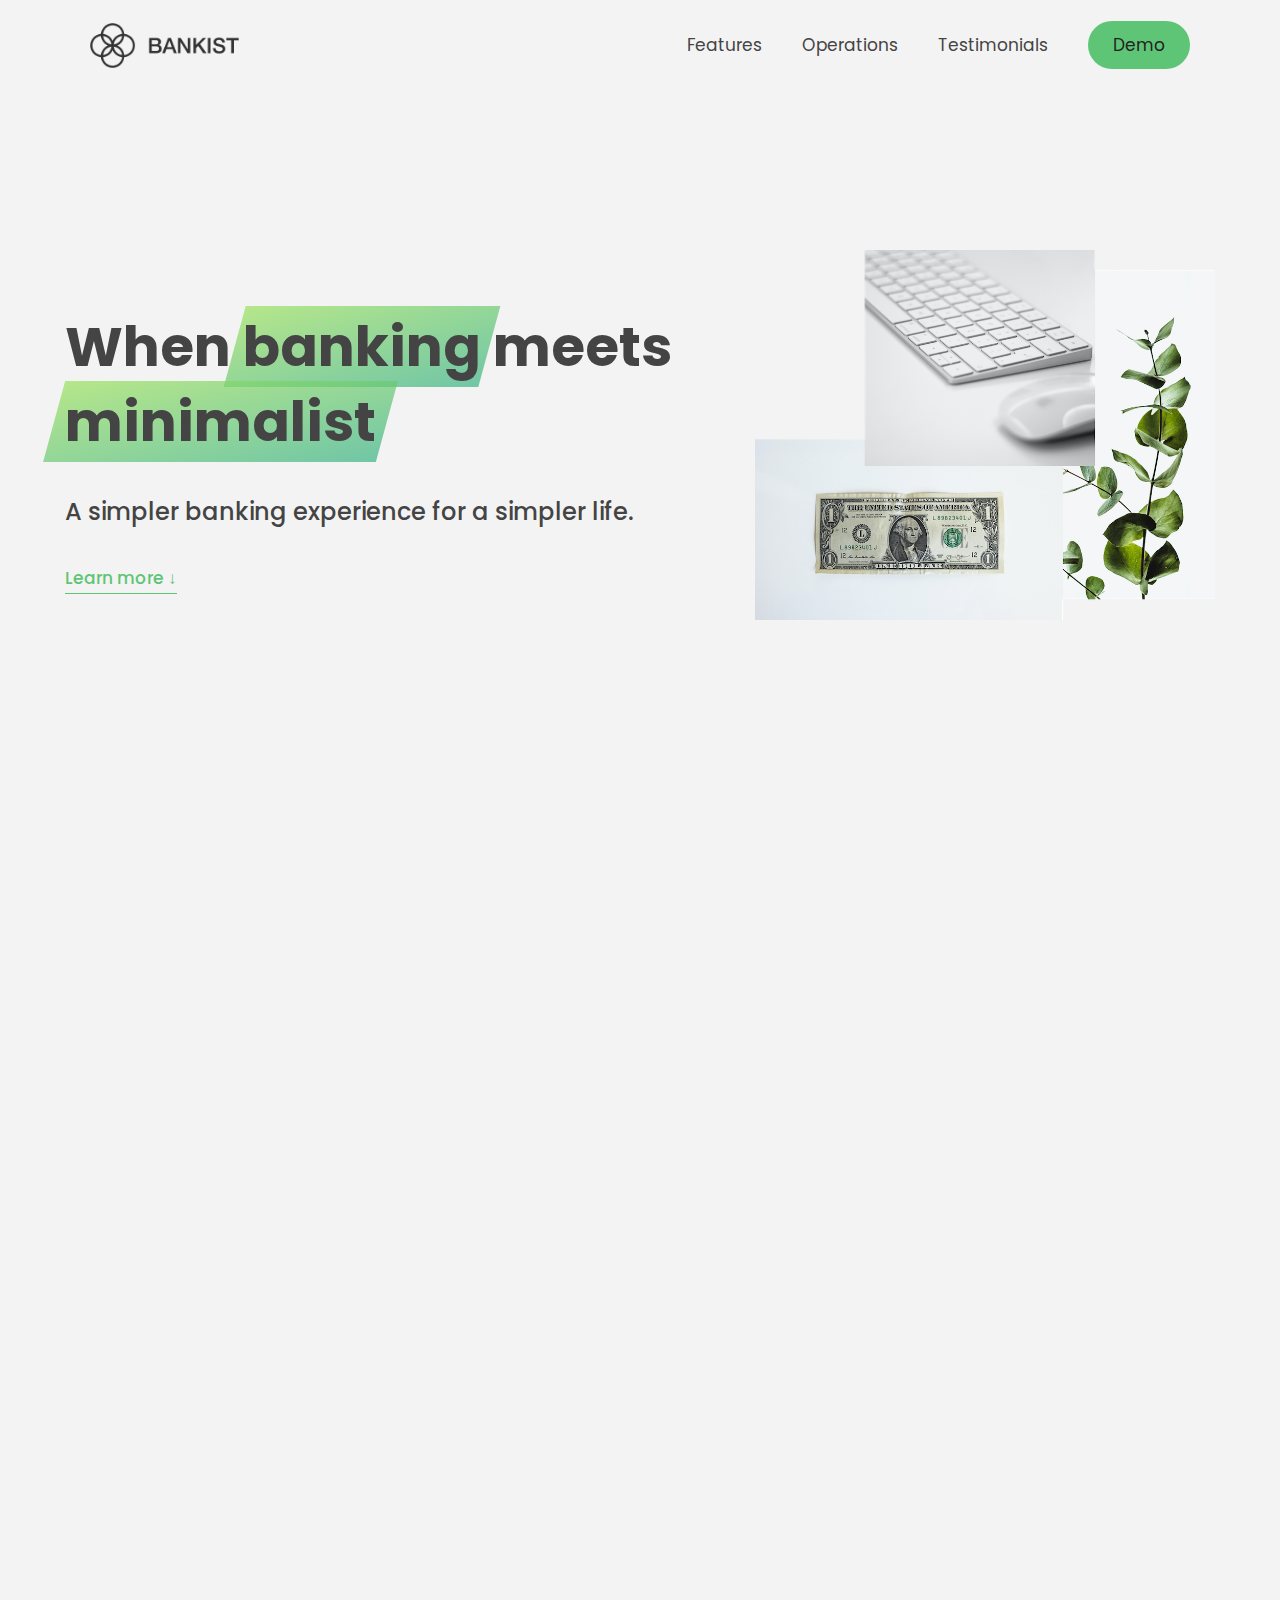
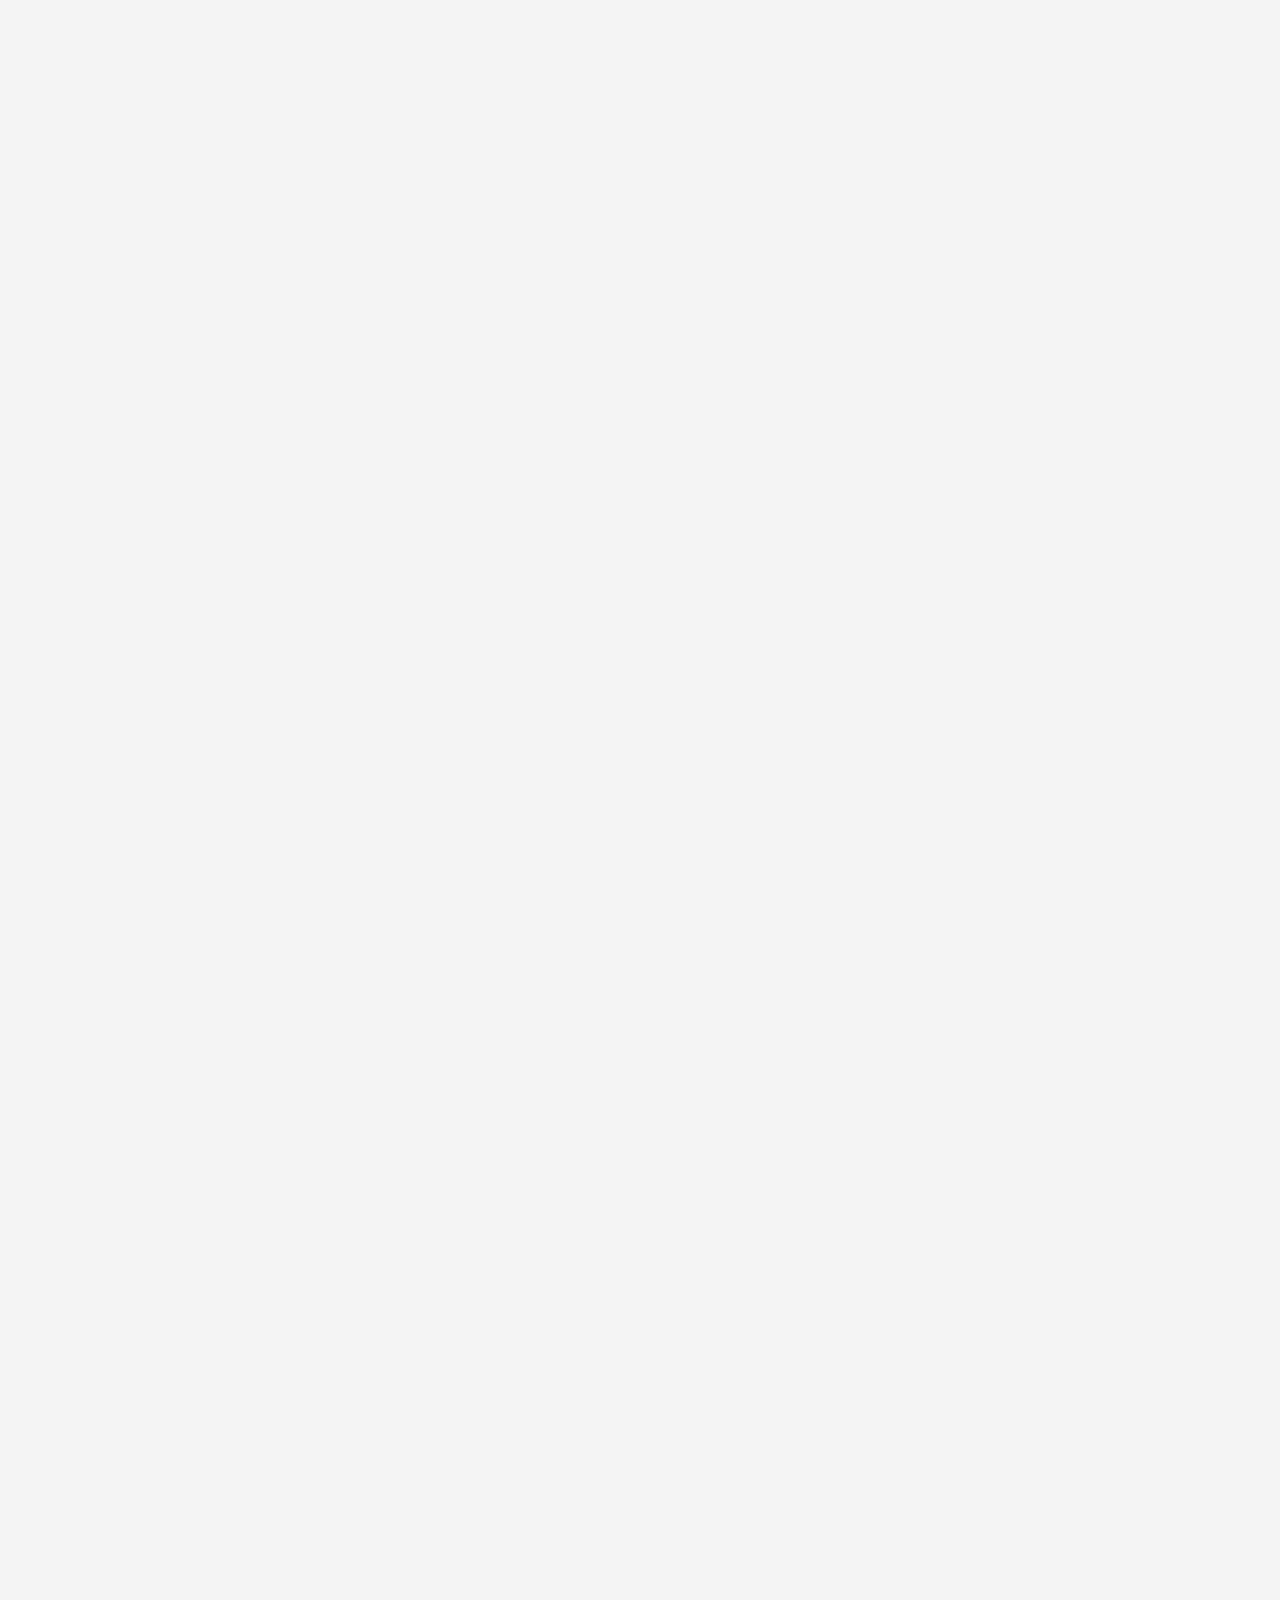
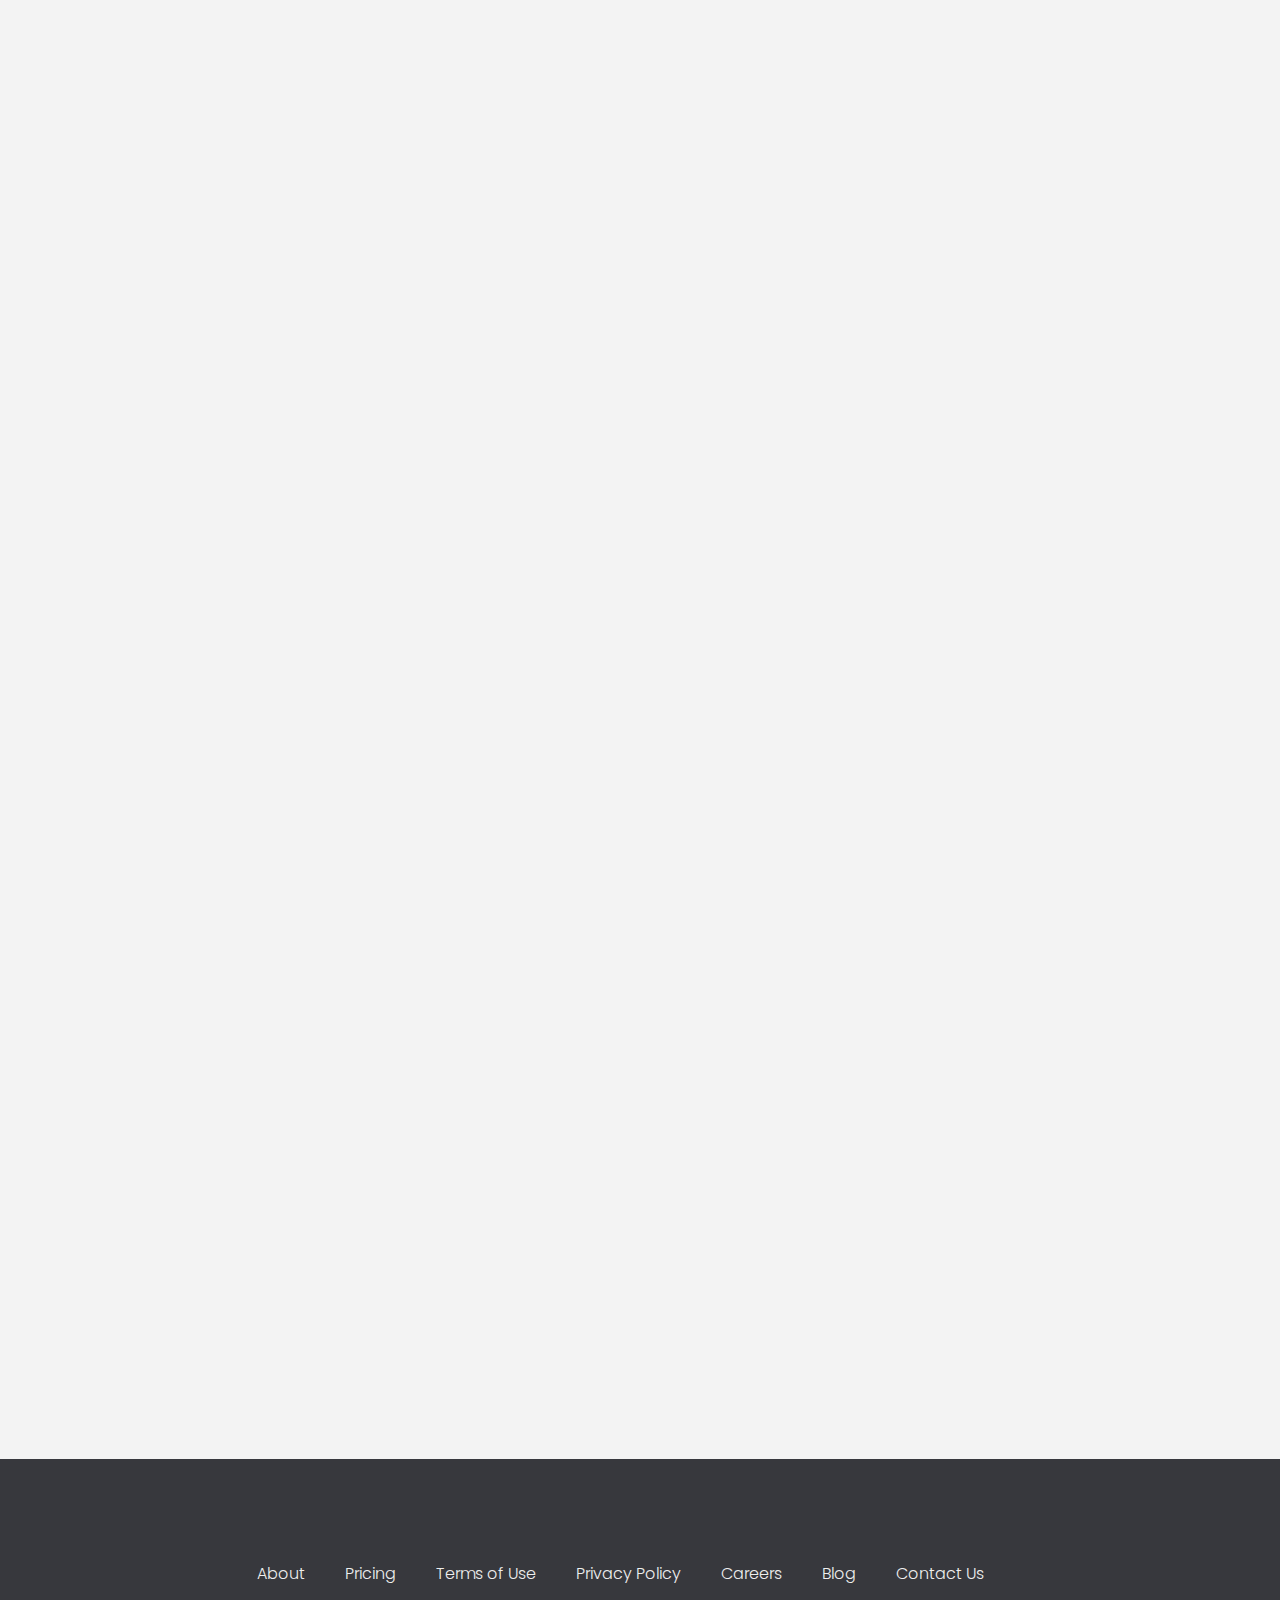
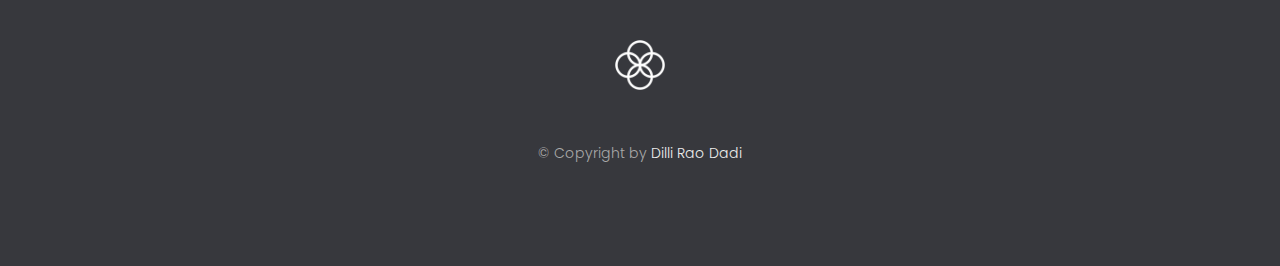
<file: index.html>
<!DOCTYPE html>
<html lang="en">
  <head>
    <meta charset="UTF-8" />
    <meta name="viewport" content="width=device-width, initial-scale=1.0" />
    <meta http-equiv="X-UA-Compatible" content="ie=edge" />
    <link rel="shortcut icon" type="image/png" href="img/icon.png" />

    <link
      href="https://fonts.googleapis.com/css?family=Poppins:300,400,500,600&display=swap"
      rel="stylesheet"
    />
    <link rel="stylesheet" href="style.css" />
    <title>Bankist | When Banking meets Minimalist</title>
  </head>
  <body>
    <header class="header">
      <nav class="nav">
        <img
          src="img/logo.png"
          alt="Bankist logo"
          class="nav__logo"
          id="logo"
        />
        <ul class="nav__links">
          <li class="nav__item">
            <a class="nav__link" href="#section--1">Features</a>
          </li>
          <li class="nav__item">
            <a class="nav__link" href="#section--2">Operations</a>
          </li>
          <li class="nav__item">
            <a class="nav__link" href="#section--3">Testimonials</a>
          </li>
          <li class="nav__item">
            <a class="nav__link nav__link--btn btn--show-modal" href="#"
              >Demo</a
            >
          </li>
        </ul>
      </nav>

      <div class="header__title">
        <h1>
          When
          <!-- Green highlight effect -->
          <span class="highlight">banking</span>
          meets<br />
          <span class="highlight">minimalist</span>
        </h1>
        <h4>A simpler banking experience for a simpler life.</h4>
        <button class="btn--text btn--scroll-to">Learn more &DownArrow;</button>
        <img
          src="img/hero.png"
          class="header__img"
          alt="Minimalist bank items"
        />
      </div>
    </header>

    <section class="section" id="section--1">
      <div class="section__title">
        <h2 class="section__description">Features</h2>
        <h3 class="section__header">
          Everything you need in a modern bank and more.
        </h3>
      </div>

      <div class="features">
        <img
          src="img/digital-lazy.jpg"
          data-src="img/digital.jpg"
          alt="Computer"
          class="features__img lazy-img"
        />
        <div class="features__feature">
          <div class="features__icon">
            <svg>
              <use xlink:href="img/icons.svg#icon-monitor"></use>
            </svg>
          </div>
          <h5 class="features__header">100% digital bank</h5>
          <p>
            Lorem ipsum dolor sit amet consectetur adipisicing elit. Unde alias
            sint quos? Accusantium a fugiat porro reiciendis saepe quibusdam
            debitis ducimus.
          </p>
        </div>

        <div class="features__feature">
          <div class="features__icon">
            <svg>
              <use xlink:href="img/icons.svg#icon-trending-up"></use>
            </svg>
          </div>
          <h5 class="features__header">Watch your money grow</h5>
          <p>
            Nesciunt quos autem dolorum voluptates cum dolores dicta fuga
            inventore ab? Nulla incidunt eius numquam sequi iste pariatur
            quibusdam!
          </p>
        </div>
        <img
          src="img/grow-lazy.jpg"
          data-src="img/grow.jpg"
          alt="Plant"
          class="features__img lazy-img"
        />

        <img
          src="img/card-lazy.jpg"
          data-src="img/card.jpg"
          alt="Credit card"
          class="features__img lazy-img"
        />
        <div class="features__feature">
          <div class="features__icon">
            <svg>
              <use xlink:href="img/icons.svg#icon-credit-card"></use>
            </svg>
          </div>
          <h5 class="features__header">Free debit card included</h5>
          <p>
            Quasi, fugit in cumque cupiditate reprehenderit debitis animi enim
            eveniet consequatur odit quam quos possimus assumenda dicta fuga
            inventore ab.
          </p>
        </div>
      </div>
    </section>

    <section class="section" id="section--2">
      <div class="section__title">
        <h2 class="section__description">Operations</h2>
        <h3 class="section__header">
          Everything as simple as possible, but no simpler.
        </h3>
      </div>

      <div class="operations">
        <div class="operations__tab-container">
          <button
            class="btn operations__tab operations__tab--1 operations__tab--active"
            data-tab="1"
          >
            <span>01</span>Instant Transfers
          </button>
          <button class="btn operations__tab operations__tab--2" data-tab="2">
            <span>02</span>Instant Loans
          </button>
          <button class="btn operations__tab operations__tab--3" data-tab="3">
            <span>03</span>Instant Closing
          </button>
        </div>
        <div
          class="operations__content operations__content--1 operations__content--active"
        >
          <div class="operations__icon operations__icon--1">
            <svg>
              <use xlink:href="img/icons.svg#icon-upload"></use>
            </svg>
          </div>
          <h5 class="operations__header">
            Tranfser money to anyone, instantly! No fees, no BS.
          </h5>
          <p>
            Lorem ipsum dolor sit amet, consectetur adipisicing elit, sed do
            eiusmod tempor incididunt ut labore et dolore magna aliqua. Ut enim
            ad minim veniam, quis nostrud exercitation ullamco laboris nisi ut
            aliquip ex ea commodo consequat.
          </p>
        </div>

        <div class="operations__content operations__content--2">
          <div class="operations__icon operations__icon--2">
            <svg>
              <use xlink:href="img/icons.svg#icon-home"></use>
            </svg>
          </div>
          <h5 class="operations__header">
            Buy a home or make your dreams come true, with instant loans.
          </h5>
          <p>
            Duis aute irure dolor in reprehenderit in voluptate velit esse
            cillum dolore eu fugiat nulla pariatur. Excepteur sint occaecat
            cupidatat non proident, sunt in culpa qui officia deserunt mollit
            anim id est laborum.
          </p>
        </div>
        <div class="operations__content operations__content--3">
          <div class="operations__icon operations__icon--3">
            <svg>
              <use xlink:href="img/icons.svg#icon-user-x"></use>
            </svg>
          </div>
          <h5 class="operations__header">
            No longer need your account? No problem! Close it instantly.
          </h5>
          <p>
            Excepteur sint occaecat cupidatat non proident, sunt in culpa qui
            officia deserunt mollit anim id est laborum. Ut enim ad minim
            veniam, quis nostrud exercitation ullamco laboris nisi ut aliquip ex
            ea commodo consequat.
          </p>
        </div>
      </div>
    </section>

    <section class="section" id="section--3">
      <div class="section__title section__title--testimonials">
        <h2 class="section__description">Not sure yet?</h2>
        <h3 class="section__header">
          Millions of Bankists are already making their lifes simpler.
        </h3>
      </div>

      <div class="slider">
        <div class="slide slide--1">
          <div class="testimonial">
            <h5 class="testimonial__header">Best financial decision ever!</h5>
            <blockquote class="testimonial__text">
              Lorem ipsum dolor sit, amet consectetur adipisicing elit.
              Accusantium quas quisquam non? Quas voluptate nulla minima
              deleniti optio ullam nesciunt, numquam corporis et asperiores
              laboriosam sunt, praesentium suscipit blanditiis. Necessitatibus
              id alias reiciendis, perferendis facere pariatur dolore veniam
              autem esse non voluptatem saepe provident nihil molestiae.
            </blockquote>
            <address class="testimonial__author">
              <img src="img/user-1.jpg" alt="" class="testimonial__photo" />
              <h6 class="testimonial__name">Aarav Lynn</h6>
              <p class="testimonial__location">San Francisco, USA</p>
            </address>
          </div>
        </div>

        <div class="slide slide--2">
          <div class="testimonial">
            <h5 class="testimonial__header">
              The last step to becoming a complete minimalist
            </h5>
            <blockquote class="testimonial__text">
              Quisquam itaque deserunt ullam, quia ea repellendus provident,
              ducimus neque ipsam modi voluptatibus doloremque, corrupti
              laborum. Incidunt numquam perferendis veritatis neque repellendus.
              Lorem, ipsum dolor sit amet consectetur adipisicing elit. Illo
              deserunt exercitationem deleniti.
            </blockquote>
            <address class="testimonial__author">
              <img src="img/user-2.jpg" alt="" class="testimonial__photo" />
              <h6 class="testimonial__name">Miyah Miles</h6>
              <p class="testimonial__location">London, UK</p>
            </address>
          </div>
        </div>
        <div class="slide slide--3">
          <div class="testimonial">
            <h5 class="testimonial__header">
              Finally free from old-school banks
            </h5>
            <blockquote class="testimonial__text">
              Debitis, nihil sit minus suscipit magni aperiam vel tenetur
              incidunt commodi architecto numquam omnis nulla autem,
              necessitatibus blanditiis modi similique quidem. Odio aliquam
              culpa dicta beatae quod maiores ipsa minus consequatur error sunt,
              deleniti saepe aliquid quos inventore sequi. Necessitatibus id
              alias reiciendis, perferendis facere.
            </blockquote>
            <address class="testimonial__author">
              <img src="img/user-3.jpg" alt="" class="testimonial__photo" />
              <h6 class="testimonial__name">Francisco Gomes</h6>
              <p class="testimonial__location">Lisbon, Portugal</p>
            </address>
          </div>
        </div>

        <!-- 
                <div class="slide"><img src="img/img-1.jpg" alt="Photo 1" /></div>
                <div class="slide"><img src="img/img-2.jpg" alt="Photo 2" /></div>
                <div class="slide"><img src="img/img-3.jpg" alt="Photo 3" /></div>
                <div class="slide"><img src="img/img-4.jpg" alt="Photo 4" /></div> 
                -->
        <button class="slider__btn slider__btn--left">&larr;</button>
        <button class="slider__btn slider__btn--right">&rarr;</button>
        <div class="dots"></div>
      </div>
    </section>

    <section class="section section--sign-up">
      <div class="section__title">
        <h3 class="section__header">
          The best day to join Bankist was one year ago. The second best is
          today!
        </h3>
      </div>
      <button class="btn btn--show-modal">Demo Now!</button>
    </section>

    <footer class="footer">
      <ul class="footer__nav">
        <li class="footer__item">
          <a class="footer__link" href="#">About</a>
        </li>
        <li class="footer__item">
          <a class="footer__link" href="#">Pricing</a>
        </li>
        <li class="footer__item">
          <a class="footer__link" href="#">Terms of Use</a>
        </li>
        <li class="footer__item">
          <a class="footer__link" href="#">Privacy Policy</a>
        </li>
        <li class="footer__item">
          <a class="footer__link" href="#">Careers</a>
        </li>
        <li class="footer__item">
          <a class="footer__link" href="#">Blog</a>
        </li>
        <li class="footer__item">
          <a class="footer__link" href="#">Contact Us</a>
        </li>
      </ul>
      <img src="img/icon.png" alt="Logo" class="footer__logo" />
      <p class="footer__copyright">
        &copy; Copyright by
        <a
          class="footer__link twitter-link"
          target="_blank"
          href="https://github.com/Dilli-WebDev/Bankist"
        >
          Dilli Rao Dadi</a
        >
      </p>
    </footer>

    <div class="modal hidden">
      <button class="btn--close-modal">&times;</button>
      <h2 class="demo">
        <span class="highlight">Demo - Username: js and password: 1111 </span>
      </h2>
      <h2 class="modal__header">
        Login into your<br />
        <span class="highlight">bank account </span>
      </h2>
      <form class="modal__form">
        <!-- <label>Username</label>
        <input type="text" class="login__input" />
        <label>Password</label>
        <input type="password" class="login__password" /> -->
        <button class="btn login__btn">Login &rarr;</button>
      </form>
    </div>
    <div class="overlay hidden"></div>

    <script src="script.js"></script>
  </body>
</html>
</file>
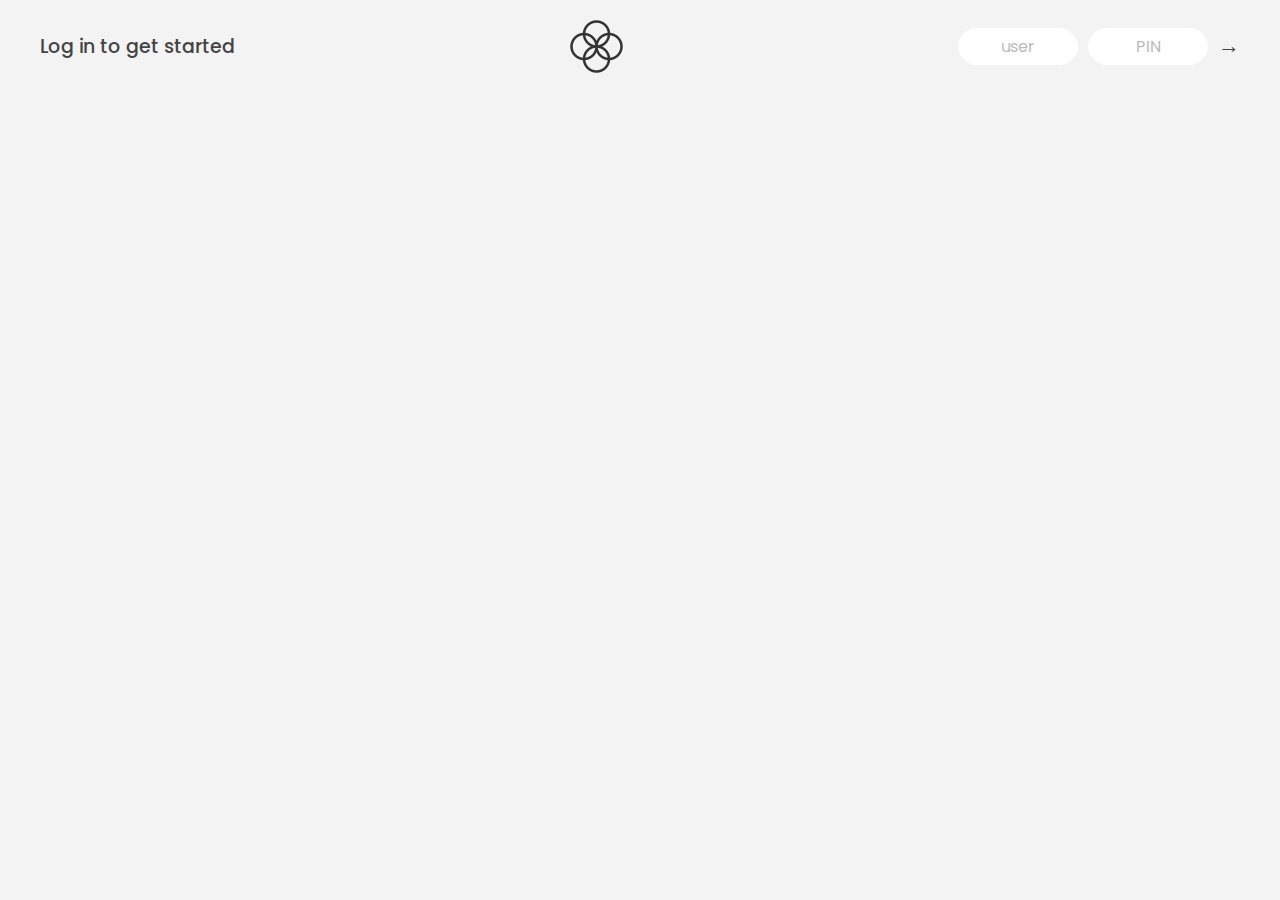
<file: app.html>
<!DOCTYPE html>
<html lang="en">
  <head>
    <meta charset="UTF-8" />
    <meta name="viewport" content="width=device-width, initial-scale=1.0" />
    <meta http-equiv="X-UA-Compatible" content="ie=edge" />
    <link rel="shortcut icon" type="image/png" href="/icon.png" />

    <link
      href="https://fonts.googleapis.com/css?family=Poppins:400,500,600&display=swap"
      rel="stylesheet"
    />

    <link rel="stylesheet" href="app.css" />
    <title>Bankist</title>
  </head>
  <body>
    <!-- TOP NAVIGATION -->
    <nav>
      <p class="welcome">Log in to get started</p>
      <img src="/logo.png" alt="Logo" class="logo" />
      <button class="logout_btn">&larr;</button>
      <form class="login">
        <input
          type="text"
          placeholder="user"
          class="login__input login__input--user"
        />
        <!-- In practice, use type="password" -->
        <input
          type="text"
          placeholder="PIN"
          maxlength="4"
          class="login__input login__input--pin"
        />
        <button class="login__btn">&rarr;</button>
      </form>
    </nav>

    <main class="app">
      <!-- BALANCE -->
      <div class="balance">
        <div>
          <p class="balance__label">Current balance</p>
          <p class="balance__date">
            As of <span class="date">05/03/2037</span>
          </p>
        </div>
        <p class="balance__value">0000€</p>
      </div>

      <!-- MOVEMENTS -->
      <div class="movements">
        <div class="movements__row">
          <div class="movements__type movements__type--deposit">2 deposit</div>
          <div class="movements__date">3 days ago</div>
          <div class="movements__value">4 000€</div>
        </div>
        <div class="movements__row">
          <div class="movements__type movements__type--withdrawal">
            1 withdrawal
          </div>
          <div class="movements__date">24/01/2037</div>
          <div class="movements__value">-378€</div>
        </div>
      </div>

      <!-- SUMMARY -->
      <div class="summary">
        <p class="summary__label">In</p>
        <p class="summary__value summary__value--in">0000€</p>
        <p class="summary__label">Out</p>
        <p class="summary__value summary__value--out">0000€</p>
        <p class="summary__label">Interest</p>
        <p class="summary__value summary__value--interest">0000€</p>
        <button class="btn--sort">&downarrow; SORT</button>
      </div>

      <!-- OPERATION: TRANSFERS -->
      <div class="operation operation--transfer">
        <h2>Transfer money</h2>
        <form class="form form--transfer">
          <input type="text" class="form__input form__input--to" />
          <input type="number" class="form__input form__input--amount" />
          <button class="form__btn form__btn--transfer">&rarr;</button>
          <label class="form__label">Transfer to</label>
          <label class="form__label">Amount</label>
        </form>
      </div>

      <!-- OPERATION: LOAN -->
      <div class="operation operation--loan">
        <h2>Request loan</h2>
        <form class="form form--loan">
          <input type="number" class="form__input form__input--loan-amount" />
          <button class="form__btn form__btn--loan">&rarr;</button>
          <label class="form__label form__label--loan">Amount</label>
        </form>
      </div>

      <!-- OPERATION: CLOSE -->
      <div class="operation operation--close">
        <h2>Close account</h2>
        <form class="form form--close">
          <input type="text" class="form__input form__input--user" />
          <input
            type="password"
            maxlength="6"
            class="form__input form__input--pin"
          />
          <button class="form__btn form__btn--close">&rarr;</button>
          <label class="form__label">Confirm user</label>
          <label class="form__label">Confirm PIN</label>
        </form>
      </div>

      <!-- LOGOUT TIMER -->
      <p class="logout-timer">
        You will be logged out in <span class="timer">05:00</span>
      </p>
    </main>

    <!-- <footer>
      &copy; by Jonas Schmedtmann. Don't claim as your own :)
    </footer> -->

    <script src="app.js"></script>
  </body>
</html>
</file>
<file: style.css>
/* The page is NOT responsive. You can implement responsiveness yourself if you wanna have some fun 😃 */

:root {
  --color-primary: #5ec576;
  --color-secondary: #ffcb03;
  --color-tertiary: #ff585f;
  --color-primary-darker: #4bbb7d;
  --color-secondary-darker: #ffbb00;
  --color-tertiary-darker: #fd424b;
  --color-primary-opacity: #5ec5763a;
  --color-secondary-opacity: #ffcd0331;
  --color-tertiary-opacity: #ff58602d;
  --gradient-primary: linear-gradient(to top left, #39b385, #9be15d);
  --gradient-secondary: linear-gradient(to top left, #ffb003, #ffcb03);
}

* {
  margin: 0;
  padding: 0;
  box-sizing: inherit;
}

html {
  font-size: 62.5%;
  box-sizing: border-box;
  scroll-behavior: smooth;
}

body {
  font-family: 'Poppins', sans-serif;
  font-weight: 300;
  color: #444;
  line-height: 1.9;
  background-color: #f3f3f3;
}

/* GENERAL ELEMENTS */
.section {
  padding: 15rem 3rem;
  border-top: 1px solid #ddd;

  transition: transform 1s, opacity 1s;
}

.section--hidden {
  opacity: 0;
  transform: translateY(8rem);
}

.section__title {
  max-width: 80rem;
  margin: 0 auto 8rem auto;
}

.section__description {
  font-size: 1.8rem;
  font-weight: 600;
  text-transform: uppercase;
  color: var(--color-primary);
  margin-bottom: 1rem;
}

.section__header {
  font-size: 4rem;
  line-height: 1.3;
  font-weight: 500;
}

.btn {
  display: inline-block;
  background-color: var(--color-primary);
  font-size: 1.6rem;
  font-family: inherit;
  font-weight: 500;
  border: none;
  padding: 1.25rem 4.5rem;
  border-radius: 10rem;
  cursor: pointer;
  transition: all 0.3s;
}

.btn:hover {
  background-color: var(--color-primary-darker);
}

.btn--text {
  display: inline-block;
  background: none;
  font-size: 1.7rem;
  font-family: inherit;
  font-weight: 500;
  color: var(--color-primary);
  border: none;
  border-bottom: 1px solid currentColor;
  padding-bottom: 2px;
  cursor: pointer;
  transition: all 0.3s;
}

p {
  color: #666;
}

/* This is BAD for accessibility! Don't do in the real world! */
button:focus {
  outline: none;
}

img {
  transition: filter 0.5s;
}

.lazy-img {
  filter: blur(20px);
}

/* NAVIGATION */
.nav {
  display: flex;
  justify-content: space-between;
  align-items: center;
  height: 9rem;
  width: 100%;
  padding: 0 6rem;
  z-index: 100;
}

/* nav and stickly class at the same time */
.nav.sticky {
  position: fixed;
  background-color: rgba(255, 255, 255, 0.95);
}

.nav__logo {
  height: 4.5rem;
  transition: all 0.3s;
}

.nav__links {
  display: flex;
  align-items: center;
  list-style: none;
}

.nav__item {
  margin-left: 4rem;
}

.nav__link:link,
.nav__link:visited {
  font-size: 1.7rem;
  font-weight: 400;
  color: inherit;
  text-decoration: none;
  display: block;
  transition: all 0.3s;
}

.nav__link--btn:link,
.nav__link--btn:visited {
  padding: 0.8rem 2.5rem;
  border-radius: 3rem;
  background-color: var(--color-primary);
  color: #222;
}

.nav__link--btn:hover,
.nav__link--btn:active {
  color: inherit;
  background-color: var(--color-primary-darker);
  color: #333;
}

/* HEADER */
.header {
  padding: 0 3rem;
  height: 100vh;
  display: flex;
  flex-direction: column;
  align-items: center;
}

.header__title {
  flex: 1;

  max-width: 115rem;
  display: grid;
  grid-template-columns: 3fr 2fr;
  row-gap: 3rem;
  align-content: center;
  justify-content: center;

  align-items: start;
  justify-items: start;
}

h1 {
  font-size: 5.5rem;
  line-height: 1.35;
}

h4 {
  font-size: 2.4rem;
  font-weight: 500;
}

.header__img {
  width: 100%;
  grid-column: 2 / 3;
  grid-row: 1 / span 4;
  transform: translateY(-6rem);
}

.highlight {
  position: relative;
}

.highlight::after {
  display: block;
  content: '';
  position: absolute;
  bottom: 0;
  left: 0;
  height: 100%;
  width: 100%;
  z-index: -1;
  opacity: 0.7;
  transform: scale(1.07, 1.05) skewX(-15deg);
  background-image: var(--gradient-primary);
}

/* FEATURES */
.features {
  display: grid;
  grid-template-columns: 1fr 1fr;
  gap: 4rem;
  margin: 0 12rem;
}

.features__img {
  width: 100%;
}

.features__feature {
  align-self: center;
  justify-self: center;
  width: 70%;
  font-size: 1.5rem;
}

.features__icon {
  display: flex;
  align-items: center;
  justify-content: center;
  background-color: var(--color-primary-opacity);
  height: 5.5rem;
  width: 5.5rem;
  border-radius: 50%;
  margin-bottom: 2rem;
}

.features__icon svg {
  height: 2.5rem;
  width: 2.5rem;
  fill: var(--color-primary);
}

.features__header {
  font-size: 2rem;
  margin-bottom: 1rem;
}

/* OPERATIONS */
.operations {
  max-width: 100rem;
  margin: 12rem auto 0 auto;

  background-color: #fff;
}

.operations__tab-container {
  display: flex;
  justify-content: center;
}

.operations__tab {
  margin-right: 2.5rem;
  transform: translateY(-50%);
}

.operations__tab span {
  margin-right: 1rem;
  font-weight: 600;
  display: inline-block;
}

.operations__tab--1 {
  background-color: var(--color-secondary);
}

.operations__tab--1:hover {
  background-color: var(--color-secondary-darker);
}

.operations__tab--3 {
  background-color: var(--color-tertiary);
  margin: 0;
}

.operations__tab--3:hover {
  background-color: var(--color-tertiary-darker);
}

.operations__tab--active {
  transform: translateY(-66%);
}

.operations__content {
  display: none;

  /* JUST PRESENTATIONAL */
  font-size: 1.7rem;
  padding: 2.5rem 7rem 6.5rem 7rem;
}

.operations__content--active {
  display: grid;
  grid-template-columns: 7rem 1fr;
  column-gap: 3rem;
  row-gap: 0.5rem;
}

.operations__header {
  font-size: 2.25rem;
  font-weight: 500;
  align-self: center;
}

.operations__icon {
  display: flex;
  align-items: center;
  justify-content: center;
  height: 7rem;
  width: 7rem;
  border-radius: 50%;
}

.operations__icon svg {
  height: 2.75rem;
  width: 2.75rem;
}

.operations__content p {
  grid-column: 2;
}

.operations__icon--1 {
  background-color: var(--color-secondary-opacity);
}
.operations__icon--2 {
  background-color: var(--color-primary-opacity);
}
.operations__icon--3 {
  background-color: var(--color-tertiary-opacity);
}
.operations__icon--1 svg {
  fill: var(--color-secondary-darker);
}
.operations__icon--2 svg {
  fill: var(--color-primary);
}
.operations__icon--3 svg {
  fill: var(--color-tertiary);
}

/* SLIDER */
.slider {
  max-width: 100rem;
  height: 50rem;
  margin: 0 auto;
  position: relative;

  /* IN THE END */
  overflow: hidden;
}

.slide {
  position: absolute;
  top: 0;
  width: 100%;
  height: 50rem;

  display: flex;
  align-items: center;
  justify-content: center;

  /* THIS creates the animation! */
  transition: transform 1s;
}

.slide > img {
  /* Only for images that have different size than slide */
  width: 100%;
  height: 100%;
  object-fit: cover;
}

.slider__btn {
  position: absolute;
  top: 50%;
  z-index: 10;

  border: none;
  background: rgba(255, 255, 255, 0.7);
  font-family: inherit;
  color: #333;
  border-radius: 50%;
  height: 5.5rem;
  width: 5.5rem;
  font-size: 3.25rem;
  cursor: pointer;
}

.slider__btn--left {
  left: 6%;
  transform: translate(-50%, -50%);
}

.slider__btn--right {
  right: 6%;
  transform: translate(50%, -50%);
}

.dots {
  position: absolute;
  bottom: 5%;
  left: 50%;
  transform: translateX(-50%);
  display: flex;
}

.dots__dot {
  border: none;
  background-color: #b9b9b9;
  opacity: 0.7;
  height: 1rem;
  width: 1rem;
  border-radius: 50%;
  margin-right: 1.75rem;
  cursor: pointer;
  transition: all 0.5s;

  /* Only necessary when overlying images */
  /* box-shadow: 0 0.6rem 1.5rem rgba(0, 0, 0, 0.7); */
}

.dots__dot:last-child {
  margin: 0;
}

.dots__dot--active {
  /* background-color: #fff; */
  background-color: #888;
  opacity: 1;
}

/* TESTIMONIALS */
.testimonial {
  width: 65%;
  position: relative;
}

.testimonial::before {
  content: '\201C';
  position: absolute;
  top: -5.7rem;
  left: -6.8rem;
  line-height: 1;
  font-size: 20rem;
  font-family: inherit;
  color: var(--color-primary);
  z-index: -1;
}

.testimonial__header {
  font-size: 2.25rem;
  font-weight: 500;
  margin-bottom: 1.5rem;
}

.testimonial__text {
  font-size: 1.7rem;
  margin-bottom: 3.5rem;
  color: #666;
}

.testimonial__author {
  margin-left: 3rem;
  font-style: normal;

  display: grid;
  grid-template-columns: 6.5rem 1fr;
  column-gap: 2rem;
}

.testimonial__photo {
  grid-row: 1 / span 2;
  width: 6.5rem;
  border-radius: 50%;
}

.testimonial__name {
  font-size: 1.7rem;
  font-weight: 500;
  align-self: end;
  margin: 0;
}

.testimonial__location {
  font-size: 1.5rem;
}

.section__title--testimonials {
  margin-bottom: 4rem;
}

/* SIGNUP */
.section--sign-up {
  background-color: #37383d;
  border-top: none;
  border-bottom: 1px solid #444;
  text-align: center;
  padding: 10rem 3rem;
}

.section--sign-up .section__header {
  color: #fff;
  text-align: center;
}

.section--sign-up .section__title {
  margin-bottom: 6rem;
}

.section--sign-up .btn {
  font-size: 1.9rem;
  padding: 2rem 5rem;
}

/* FOOTER */
.footer {
  padding: 10rem 3rem;
  background-color: #37383d;
}

.footer__nav {
  list-style: none;
  display: flex;
  justify-content: center;
  margin-bottom: 5rem;
}

.footer__item {
  margin-right: 4rem;
}

.footer__link {
  font-size: 1.6rem;
  color: #eee;
  text-decoration: none;
}

.footer__logo {
  height: 5rem;
  display: block;
  margin: 0 auto;
  margin-bottom: 5rem;
}

.footer__copyright {
  font-size: 1.4rem;
  color: #aaa;
  text-align: center;
}

.footer__copyright .footer__link {
  font-size: 1.4rem;
}

/* MODAL WINDOW */
.modal {
  position: fixed;
  top: 50%;
  left: 50%;
  transform: translate(-50%, -50%);
  max-width: 60rem;
  background-color: #f3f3f3;
  padding: 5rem 6rem;
  box-shadow: 0 4rem 6rem rgba(0, 0, 0, 0.3);
  z-index: 1000;
  transition: all 0.5s;
}

.overlay {
  position: fixed;
  top: 0;
  left: 0;
  width: 100%;
  height: 100%;
  background-color: rgba(0, 0, 0, 0.5);
  backdrop-filter: blur(4px);
  z-index: 100;
  transition: all 0.5s;
}

.modal__header {
  font-size: 3.25rem;
  margin-bottom: 4.5rem;
  line-height: 1.5;
  text-align: center;
}

.demo {
  text-align: center;
}

.modal__form {
  margin: 0 3rem;
  display: grid;
  grid-template-columns: 1fr 2fr;
  align-items: center;
  gap: 2.5rem;
}

.modal__form label {
  font-size: 1.7rem;
  font-weight: 500;
}

.modal__form input {
  font-size: 1.7rem;
  padding: 1rem 1.5rem;
  border: 1px solid #ddd;
  border-radius: 0.5rem;
}

.modal__form button {
  grid-column: 1 / span 2;
  justify-self: center;
  margin-top: 1rem;
}

.btn--close-modal {
  font-family: inherit;
  color: inherit;
  position: absolute;
  top: 0.5rem;
  right: 2rem;
  font-size: 4rem;
  cursor: pointer;
  border: none;
  background: none;
}

.hidden {
  visibility: hidden;
  opacity: 0;
}

/* COOKIE MESSAGE */
.cookie-message {
  display: flex;
  align-items: center;
  justify-content: space-evenly;
  width: 100%;
  background-color: white;
  color: #bbb;
  font-size: 1.5rem;
  font-weight: 400;
}
</file>
<file: app.css>
/*
 * Use this CSS to learn some intersting techniques,
 * in case you're wondering how I built the UI.
 * Have fun! 😁
 */

* {
  margin: 0;
  padding: 0;
  box-sizing: inherit;
}

html {
  font-size: 62.5%;
  box-sizing: border-box;
}

body {
  font-family: 'Poppins', sans-serif;
  color: #444;
  background-color: #f3f3f3;
  height: 100vh;
  padding: 2rem;
}

nav {
  display: flex;
  /* flex-direction: column; */
  justify-content: space-between;
  align-items: center;
  padding: 0 2rem;
}

.welcome {
  font-size: 1.9rem;
  font-weight: 500;
}

.logo {
  height: 5.25rem;
}

.login {
  display: flex;
}

.login__input {
  border: none;
  padding: 0.5rem 2rem;
  font-size: 1.6rem;
  font-family: inherit;
  text-align: center;
  width: 12rem;
  border-radius: 10rem;
  margin-right: 1rem;
  color: inherit;
  border: 1px solid #fff;
  transition: all 0.3s;
}
.login__input:focus {
  outline: none;
  border: 1px solid #ccc;
}

.login__input::placeholder {
  color: #bbb;
}

.login__btn {
  border: none;
  background: none;
  font-size: 2.2rem;
  color: inherit;
  cursor: pointer;
  transition: all 0.3s;
}

.login__btn:hover,
.login__btn:focus,
.logout_btn :hover,
.logout_btn :focus,
.btn--sort:hover,
.btn--sort:focus {
  outline: none;
  color: #777;
}
.login__btn,
.logout_btn {
  border: none;
  background: none;
  font-size: 2.2rem;
  color: inherit;
  cursor: pointer;
  transition: all 0.3s;
}

.logout_btn {
  align-self: flex-start;
  font-family: 'Poppins', sans-serif;
  margin-right: 1.5rem;
  font-size: 3rem;
  display: none;
}

.welcome,
.login,
.logo {
  margin-bottom: 1.5rem;
}
/* MAIN */
.app {
  position: relative;
  max-width: 100rem;
  margin: 4rem auto;
  display: grid;
  grid-template-columns: 4fr 3fr;
  grid-template-rows: auto repeat(3, 15rem) auto;
  gap: 2rem;

  /* NOTE This creates the fade in/out anumation */
  opacity: 0;
  transition: all 1s;
}

.balance {
  grid-column: 1 / span 2;
  display: flex;
  align-items: flex-end;
  justify-content: space-between;
  margin-bottom: 2rem;
}

.balance__label {
  font-size: 2.2rem;
  font-weight: 500;
  margin-bottom: -0.2rem;
}

.balance__date {
  font-size: 1.4rem;
  color: #888;
}

.balance__value {
  font-size: 4.5rem;
  font-weight: 400;
}

/* MOVEMENTS */
.movements {
  grid-row: 2 / span 3;
  background-color: #fff;
  border-radius: 1rem;
  overflow: scroll;
}

.movements__row {
  padding: 2.25rem 4rem;
  display: flex;
  align-items: center;
  border-bottom: 1px solid #eee;
}

.movements__type {
  font-size: 1.1rem;
  text-transform: uppercase;
  font-weight: 500;
  color: #fff;
  padding: 0.1rem 1rem;
  border-radius: 10rem;
  margin-right: 2rem;
}

.movements__date {
  font-size: 1.1rem;
  text-transform: uppercase;
  font-weight: 500;
  color: #666;
}

.movements__type--deposit {
  background-image: linear-gradient(to top left, #39b385, #9be15d);
}

.movements__type--withdrawal {
  background-image: linear-gradient(to top left, #e52a5a, #ff585f);
}

.movements__value {
  font-size: 1.7rem;
  margin-left: auto;
}

/* SUMMARY */
.summary {
  grid-row: 5 / 6;
  display: flex;
  align-items: baseline;
  padding: 0 0.3rem;
  margin-top: 1rem;
}

.summary__label {
  font-size: 1.2rem;
  font-weight: 500;
  text-transform: uppercase;
  margin-right: 0.8rem;
}

.summary__value {
  font-size: 2.2rem;
  margin-right: 2.5rem;
}

.summary__value--in,
.summary__value--interest {
  color: #66c873;
}

.summary__value--out {
  color: #f5465d;
}

.btn--sort {
  margin-left: auto;
  border: none;
  background: none;
  font-size: 1.3rem;
  font-weight: 500;
  cursor: pointer;
}

/* OPERATIONS */
.operation {
  border-radius: 1rem;
  padding: 3rem 4rem;
  color: #333;
}

.operation--transfer {
  background-image: linear-gradient(to top left, #ffb003, #ffcb03);
}

.operation--loan {
  background-image: linear-gradient(to top left, #39b385, #9be15d);
}

.operation--close {
  background-image: linear-gradient(to top left, #e52a5a, #ff585f);
}

h2 {
  margin-bottom: 1.5rem;
  font-size: 1.7rem;
  font-weight: 600;
  color: #333;
}

.form {
  display: grid;
  grid-template-columns: 2.5fr 2.5fr 1fr;
  grid-template-rows: auto auto;
  gap: 0.4rem 1rem;
}

/* Exceptions for interst */
.form.form--loan {
  grid-template-columns: 2.5fr 1fr 2.5fr;
}
.form__label--loan {
  grid-row: 2;
}
/* End exceptions */

.form__input {
  width: 100%;
  border: none;
  background-color: rgba(255, 255, 255, 0.4);
  font-family: inherit;
  font-size: 1.5rem;
  text-align: center;
  color: #333;
  padding: 0.3rem 1rem;
  border-radius: 0.7rem;
  transition: all 0.3s;
}

.form__input:focus {
  outline: none;
  background-color: rgba(255, 255, 255, 0.6);
}

.form__label {
  font-size: 1.3rem;
  text-align: center;
}

.form__btn {
  border: none;
  border-radius: 0.7rem;
  font-size: 1.8rem;
  background-color: #fff;
  cursor: pointer;
  transition: all 0.3s;
}

.form__btn:focus {
  outline: none;
  background-color: rgba(255, 255, 255, 0.8);
}

.logout-timer {
  padding: 0 0.3rem;
  margin-top: 1.9rem;
  text-align: right;
  font-size: 1.25rem;
}

.timer {
  font-weight: 600;
}
</file>
